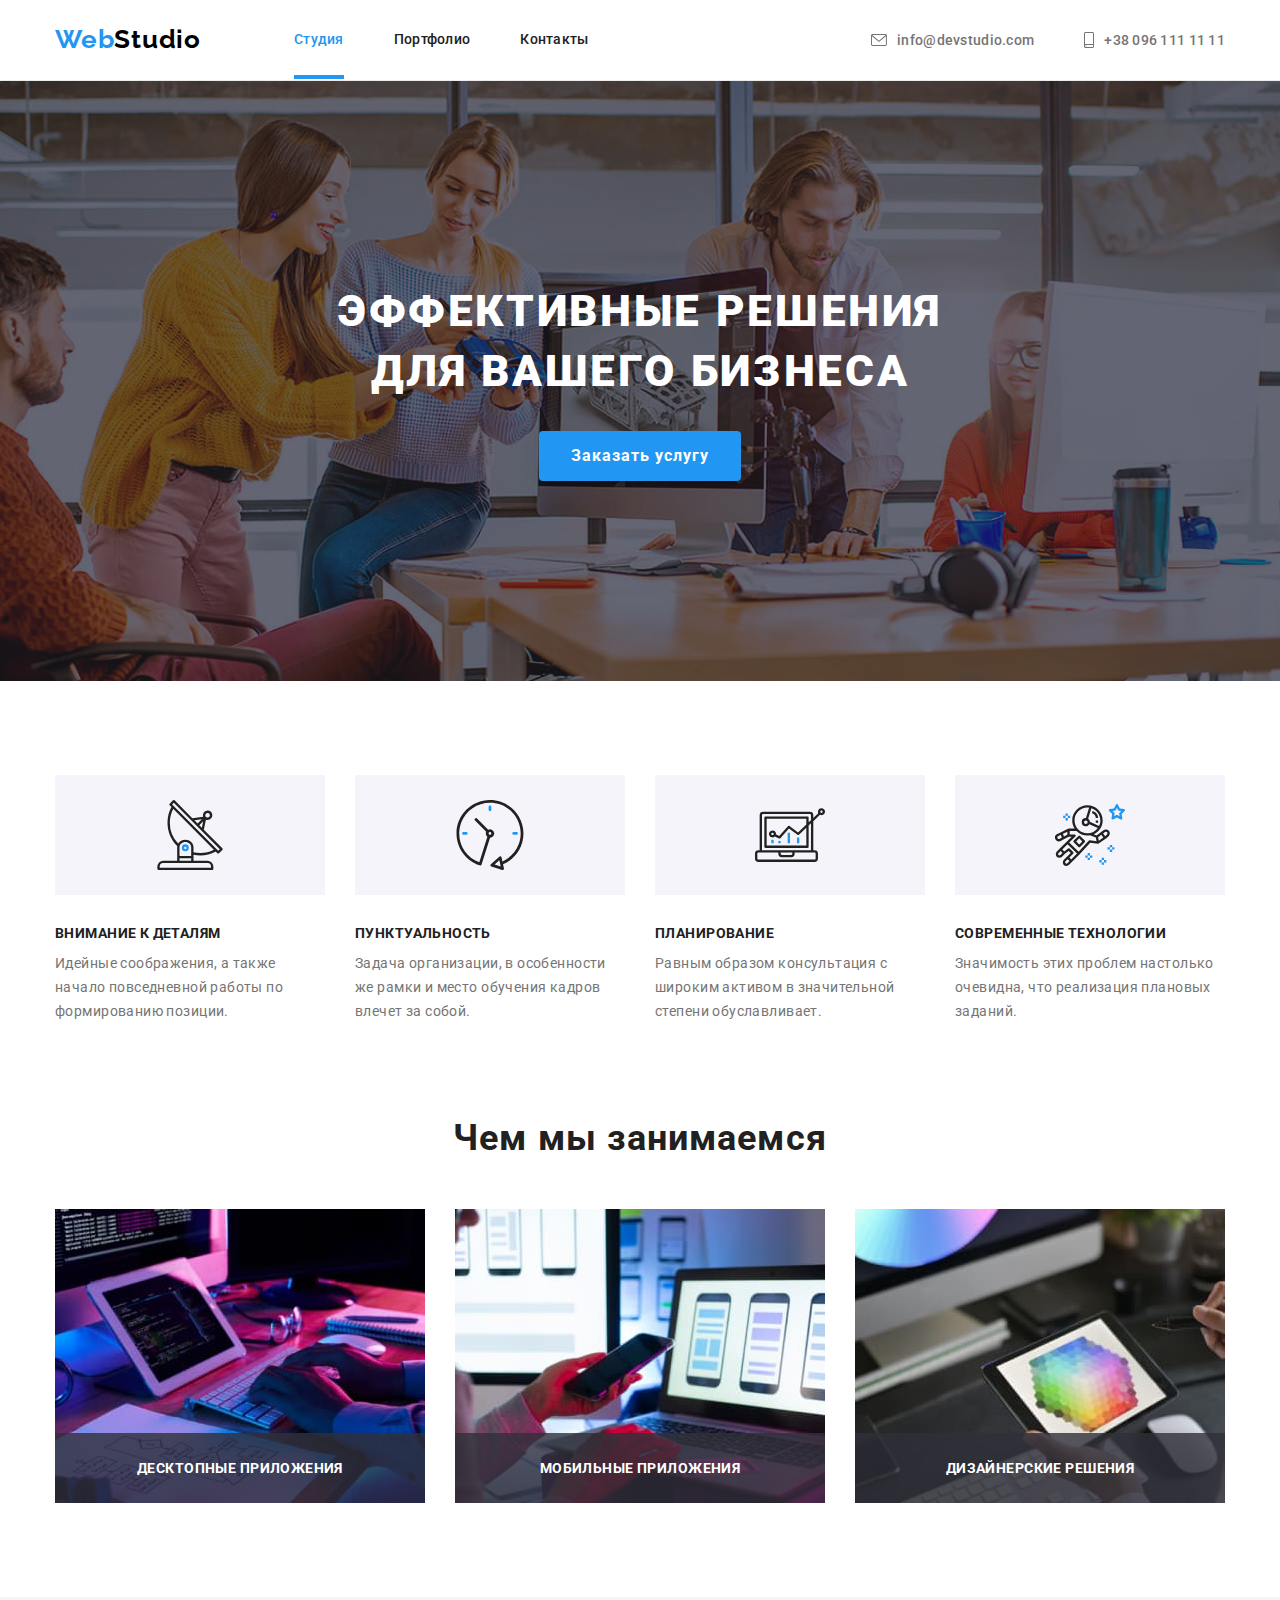
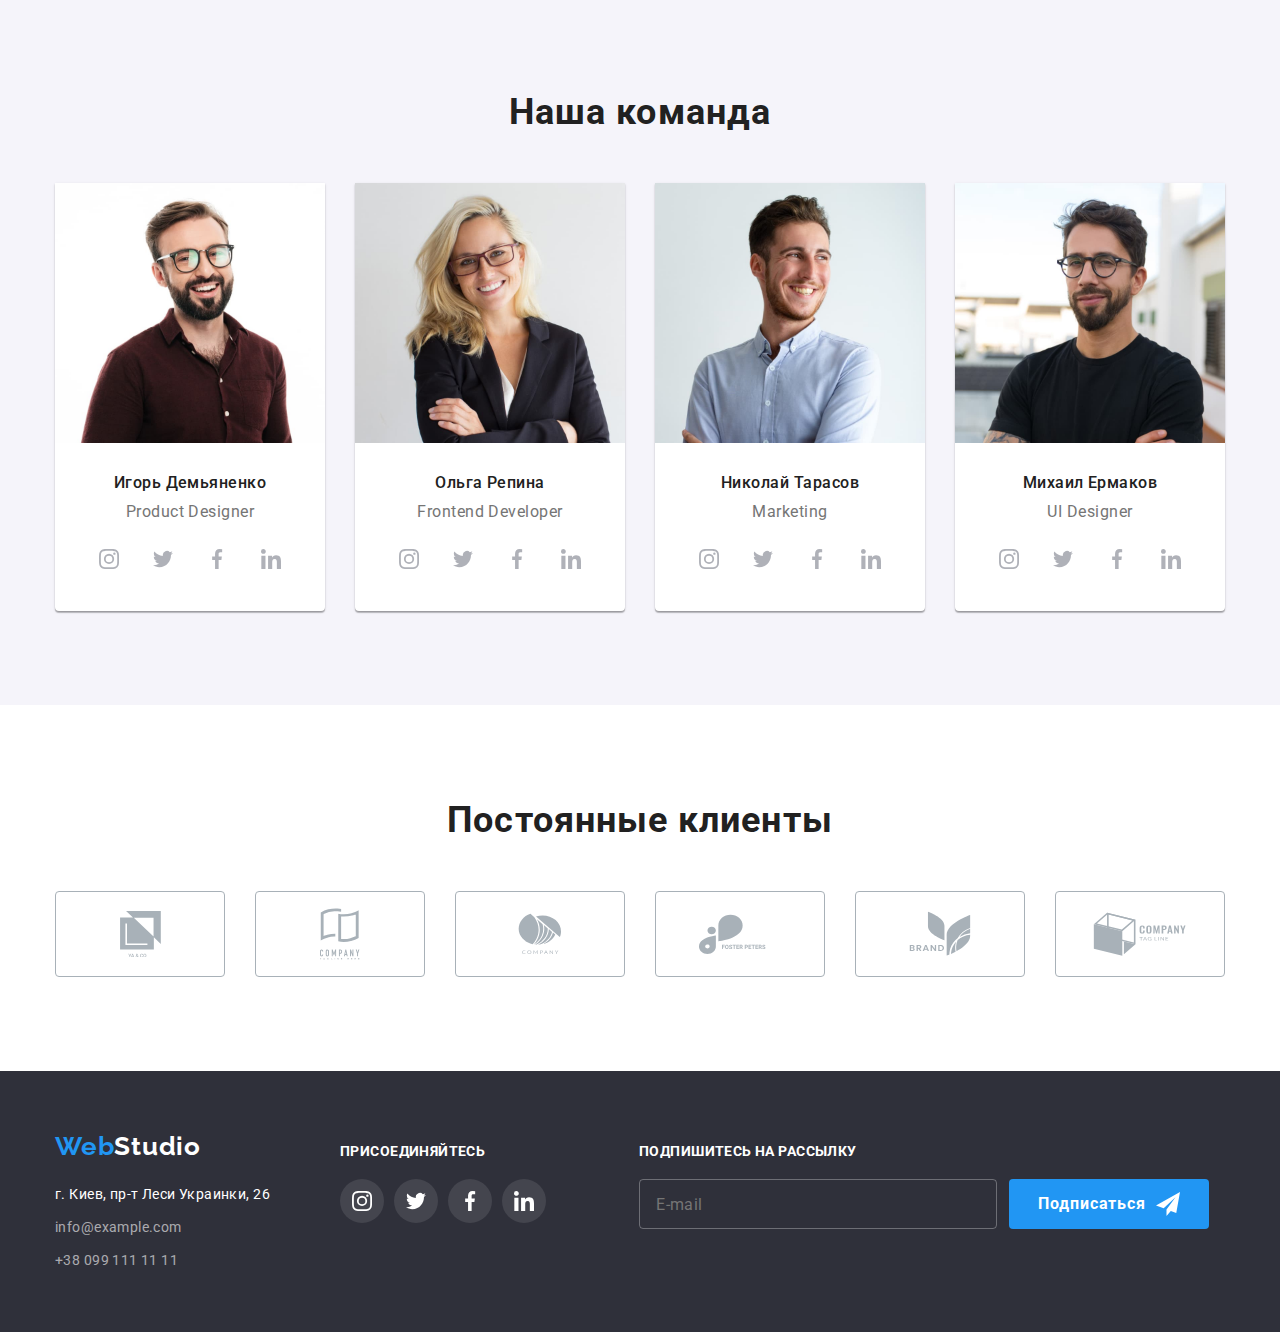
<file: index.html>
<!DOCTYPE html>
<html lang="ru">
<head>
  <meta charset="UTF-8">
  <meta http-equiv="X-UA-Compatible" content="IE=edge">
  <meta name="viewport" content="width=device-width, initial-scale=1.0">
  <title>Главная</title>
  <link href="https://fonts.googleapis.com/css2?family=Raleway:wght@700&family=Roboto:wght@400;500;700;900&display=swap" rel="stylesheet">
  <link rel="stylesheet" href="https://cdnjs.cloudflare.com/ajax/libs/modern-normalize/1.1.0/modern-normalize.min.css">
  <link rel="stylesheet" href="./css/main.min.css">
</head>

<body class="page">

  <!-- Заголовок сайта -->
  <header class="page-header">
    <div class="container">
      <div class="header-set">
        <nav class="header-subset">
          <a href="./index.html" class="logo logo__r-margin">Web<span class="logo__right">Studio</span></a>

          <ul class="site-nav">
            <li class="site-nav__item"><a href="./index.html" class="site-nav__link site-nav__link_current">Студия</a></li>
            <li class="site-nav__item"><a href="./portfolio.html" class="site-nav__link">Портфолио</a></li>
            <li class="site-nav__item"><a href="" class="site-nav__link">Контакты</a></li>
          </ul>
        </nav> 

        <ul class="site-contacts">
          <li class="site-contacts__item">
            <a href="mailto:info@devstudio.com" class="site-contacts__link"><svg class="site-contacts__email-icon"><use href="./images/icons.svg#icon-envelope"></use></svg>info@devstudio.com</a>
          </li>
          <li class="site-contacts__item">
            <a href="tel:+380961111111" class="site-contacts__link"><svg class="site-contacts__phone-icon"><use href="./images/icons.svg#icon-smartphone"></use></svg>+38 096 111 11 11</a>
          </li>
        </ul>
      </div>
    </div>
  </header>

    <main>
    <!-- Шапка сайта -->
    <section class="hero">
      <div class="container">
        <h1 class="hero__title">Эффективные решения для вашего бизнеса</h1>
        <button type="button" class="hero__button hero__button_primary" data-modal-open>Заказать услугу</button>
      </div>
    </section>

    <!-- Особенности -->
    <section class="section section__no-padding">
      <div class="container">
        <h2 class="hidden">Особенности <sup>*</sup> </h2> <!-- Этот заголовок скроем при оформлении -->

        <ul class="features">
          <li class="features__item">
            <div class="features__logo">
            <svg class="features__icon">
              <use href="./images/icons.svg#icon-antenna"></use>
            </svg>
            </div>
            <h3 class="features__title">Внимание к деталям</h3>
            <p class="features__text">
              Идейные соображения, а также
              начало повседневной работы по
              формированию позиции.
            </p>
          </li>

          <li class="features__item">
            <div class="features__logo">
            <svg class="features__icon">
              <use href="./images/icons.svg#icon-clock"></use>
            </svg>
            </div>
            <h3 class="features__title">Пунктуальность</h3>
            <p class="features__text">
              Задача организации, в особенности
              же рамки и место обучения кадров
              влечет за собой.
            </p>
          </li>

          <li class="features__item">
            <div class="features__logo">
            <svg class="features__icon">
              <use href="./images/icons.svg#icon-diagram"></use>
            </svg>
            </div>
            <h3 class="features__title">Планирование</h3>
            <p class="features__text">
              Равным образом консультация с
              широким активом в значительной
              степени обуславливает.
            </p>
          </li>

          <li class="features__item">
            <div class="features__logo">
            <svg class="features__icon">
              <use href="./images/icons.svg#icon-astronaut"></use>
            </svg>
            </div>
            <h3 class="features__title">Современные технологии</h3>
            <p class="features__text">
              Значимость этих проблем настолько
              очевидна, что реализация плановых
              заданий.
            </p>
          </li>
        </ul>
      </div>
    </section>

    <!-- Чем мы занимаемся -->
    <section class="section">
      <div class="container">
        <h2 class="section__title">Чем мы занимаемся</h2>

        <ul class="about">
          <li class="about__item">
            <img src="./images/img1.jpg" alt="Our business - image 1" width="370" class="img-no-gap">
            <p class="about__item-description">Десктопные приложения</p>
          </li>
          <li class="about__item">
            <img src="./images/img2.jpg" alt="Our business - image 2" width="370" class="img-no-gap">
            <p class="about__item-description">Мобильные приложения</p>
          </li>
          <li class="about__item">
            <img src="./images/img3.jpg" alt="Our business - image 3" width="370" class="img-no-gap">
            <p class="about__item-description">Дизайнерские решения</p>
          </li>
        </ul>
      </div>
    </section>

    <!-- Наша команда -->
    <section class="section section__special">
      <div class="container">
        <h2 class="section__title">Наша команда</h2>

        <ul class="employee">
          <li class="employee__item">
            <img src="./images/photo1.jpg" alt="Product Designer photo" width="270" class="img-no-gap">
            <div class="employee__card">  
              <h3 class="employee__title">Игорь Демьяненко</h3>
              <p class="employee__position">Product Designer</p>
              
              <ul class="social-links">
                <li class="social-links__item"><a href="" class="social-links__link">
                  <svg class="social-links__icon">
                    <use href="./images/icons.svg#icon-instagram-grey"></use>
                  </svg></a>
                </li>
                <li class="social-links__item"><a href="" class="social-links__link">
                  <svg class="social-links__icon">
                    <use href="./images/icons.svg#icon-twitter-grey"></use>
                  </svg></a>
                </li>
                <li class="social-links__item"><a href="" class="social-links__link">
                  <svg class="social-links__icon">
                    <use href="./images/icons.svg#icon-facebook-grey"></use>
                  </svg></a>
                </li>
                <li class="social-links__item"><a href="" class="social-links__link">
                  <svg class="social-links__icon">
                    <use href="./images/icons.svg#icon-linkedin-grey"></use>
                  </svg></a>
                </li>
              </ul>
              
            </div>
          </li>

          <li class="employee__item">
            <img src="./images/photo2.jpg" alt="Frontend Developer photo" width="270" class="img-no-gap">
            <div class="employee__card">  
              <h3 class="employee__title">Ольга Репина</h3>
              <p class="employee__position">Frontend Developer</p>

              <ul class="social-links">
                <li class="social-links__item"><a href="" class="social-links__link">
                  <svg class="social-links__icon">
                      <use href="./images/icons.svg#icon-instagram-grey"></use>
                  </svg></a>
                </li>
                <li class="social-links__item"><a href="" class="social-links__link">
                  <svg class="social-links__icon">
                      <use href="./images/icons.svg#icon-twitter-grey"></use>
                  </svg></a>
                </li>
                <li class="social-links__item"><a href="" class="social-links__link">
                  <svg class="social-links__icon">
                      <use href="./images/icons.svg#icon-facebook-grey"></use>
                  </svg></a>
                </li>
                <li class="social-links__item"><a href="" class="social-links__link">
                  <svg class="social-links__icon">
                      <use href="./images/icons.svg#icon-linkedin-grey"></use>
                  </svg></a>
                </li>
              </ul>

            </div>
          </li>

          <li class="employee__item">
            <img src="./images/photo3.jpg" alt="Marketing Manager photo" width="270" class="img-no-gap">
            <div class="employee__card">  
              <h3 class="employee__title">Николай Тарасов</h3>
              <p class="employee__position">Marketing</p>

              <ul class="social-links">
                <li class="social-links__item"><a href="" class="social-links__link">
                    <svg class="social-links__icon">
                      <use href="./images/icons.svg#icon-instagram-grey"></use>
                    </svg></a>
                </li>
                <li class="social-links__item"><a href="" class="social-links__link">
                    <svg class="social-links__icon">
                      <use href="./images/icons.svg#icon-twitter-grey"></use>
                    </svg></a>
                </li>
                <li class="social-links__item"><a href="" class="social-links__link">
                    <svg class="social-links__icon">
                      <use href="./images/icons.svg#icon-facebook-grey"></use>
                    </svg></a>
                </li>
                <li class="social-links__item"><a href="" class="social-links__link">
                    <svg class="social-links__icon">
                      <use href="./images/icons.svg#icon-linkedin-grey"></use>
                    </svg></a>
                </li>
              </ul>

            </div>
          </li>

          <li class="employee__item">
            <img src="./images/photo4.jpg" alt="UI Designer photo" width="270" class="img-no-gap">
            <div class="employee__card">  
              <h3 class="employee__title">Михаил Ермаков</h3>
              <p class="employee__position">UI Designer</p>

              <ul class="social-links">
                <li class="social-links__item"><a href="" class="social-links__link">
                    <svg class="social-links__icon">
                      <use href="./images/icons.svg#icon-instagram-grey"></use>
                    </svg></a>
                </li>
                <li class="social-links__item"><a href="" class="social-links__link">
                    <svg class="social-links__icon">
                      <use href="./images/icons.svg#icon-twitter-grey"></use>
                    </svg></a>
                </li>
                <li class="social-links__item"><a href="" class="social-links__link">
                    <svg class="social-links__icon">
                      <use href="./images/icons.svg#icon-facebook-grey"></use>
                    </svg></a>
                </li>
                <li class="social-links__item"><a href="" class="social-links__link">
                    <svg class="social-links__icon">
                      <use href="./images/icons.svg#icon-linkedin-grey"></use>
                    </svg></a>
                </li>
              </ul>

            </div>
          </li>

        </ul>
      </div>
    </section>

    <!-- Постоянные клиенты -->
    <section class="section">
      <div class="container">
        <h2 class="section__title">Постоянные клиенты</h2>

        <ul class="clients">
          <li class="clients__item">
            <a href="" class="clients__link">
              <svg class="clients__icon" width="41" height="46.7">
                <use href="./images/icons.svg#icon-company-1"></use>
              </svg>
            </a>
          </li>
          <li class="clients__item">
            <a href="" class="clients__link">
              <svg class="clients__icon" width="40" height="52">
                <use href="./images/icons.svg#icon-company-2"></use>
              </svg>
            </a>
          </li>
          <li class="clients__item">
            <a href="" class="clients__link">
              <svg class="clients__icon" width="43.5" height="41.2">
                <use href="./images/icons.svg#icon-company-3"></use>
              </svg>
            </a>
          </li>
          <li class="clients__item">
            <a href="" class="clients__link">
              <svg class="clients__icon" width="84.4" height="40.6">
                <use href="./images/icons.svg#icon-company-4"></use>
              </svg>
            </a>
          </li>
          <li class="clients__item">
            <a href="" class="clients__link">
              <svg class="clients__icon" width="62.5" height="45.4">
                <use href="./images/icons.svg#icon-company-5"></use>
              </svg>
            </a>
          </li>
          <li class="clients__item">
            <a href="" class="clients__link">
              <svg class="clients__icon" width="93.8" height="44">
                <use href="./images/icons.svg#icon-company-6"></use>
              </svg>
            </a>
          </li>
        </ul>

      </div>
    </section>

  </main>

  <!-- Нижний колонтитул -->  
  <footer class="footer">
    <div class="container">
      <div class="footer__main-footer">

        <div class="footer-left">

          <a href="./" class="logo">Web<span class="logo__bottom">Studio</span></a>
    
          <address class="footer-left__text footer-left__top-margin">
            <p class="footer-left__address">г. Киев, пр-т Леси Украинки, 26</p>
            <a href="mailto:info@example.com" class="footer-left__contacts">info@example.com</a>
            <a href="tel:+380991111111" class="footer-left__contacts">+38 099 111 11 11</a>
          </address>

        </div>

        <div class="footer-center">

          <ul class="join-us">

            <li class="join-us__item">
              <a href="" class="join-us__link">
                <svg class="join-us__icon">
                  <use href="./images/icons.svg#icon-instagram-grey"></use>
                </svg>
              </a>
            </li>

            <li class="join-us__item">
              <a href="" class="join-us__link">
                <svg class="join-us__icon">
                  <use href="./images/icons.svg#icon-twitter-grey"></use>
                </svg>
              </a>
            </li>

            <li class="join-us__item">
              <a href="" class="join-us__link">
                <svg class="join-us__icon">
                  <use href="./images/icons.svg#icon-facebook-grey"></use>
                </svg>
              </a>
            </li>

            <li class="join-us__item">
              <a href="" class="join-us__link">
                <svg class="join-us__icon">
                  <use href="./images/icons.svg#icon-linkedin-grey"></use>
                </svg>
              </a>
            </li>

          </ul>

        </div>
        
        <div class="footer-right">

          <form action="#" name="signup-form">
            <div class="signup-form">

              <div class="signup-email">
                <label for="signup-email" class="signup-email__label">Подпишитесь на рассылку</label>
                <input type="email" placeholder="E-mail" class="signup-email__input" name="email" id="signup-email">
              </div>

              <div class="signup-btn">
                <button type="submit" class="signup-btn__button">
                  <span>Подписаться</span>
                  <svg class="signup-btn__icon">
                    <use href="./images/icons.svg#icon-btn-sign"></use>
                  </svg>
                </button>
              </div>

            </div>
          </form>

        </div>

      </div>

    </div>
  </footer>

  <!-- Модальное окно -->
  <div class="backdrop backdrop_is-hidden" data-modal>
    <div class="modal">

      <div class="modal__button">
        <button type="button" class="close-btn" data-modal-close>
          <svg class="close-btn__icon">
            <use href="./images/icons.svg#icon-close-btn"></use>
          </svg>
        </button>
      </div>

      <p class="modal__form-title">Оставьте свои данные, мы вам перезвоним</p>

      <form action="#">

        <div class="modal__form-field">
          <label for="form-name" class="modal__form-label">Имя</label>
          <svg class="modal__form-icon">
            <use href="./images/icons.svg#icon-input-name"></use>
          </svg>
          <input
            type="text"
            name="form-name"
            id="form-name"
            placeholder=""
            autofocus
            class="modal__form-input">
        </div>

        <div class="modal__form-field">
          <label for="form-tel" class="modal__form-label">Телефон</label>
          <svg class="modal__form-icon">
            <use href="./images/icons.svg#icon-input-phone"></use>
          </svg>
          <input
            type="tel"
            name="form-tel"
            id="form-tel"
            placeholder=""
            autofocus
            class="modal__form-input">
        </div>

        <div class="modal__form-field">
          <label for="form-mail" class="modal__form-label">Почта</label>
          <svg class="modal__form-icon">
            <use href="./images/icons.svg#icon-input-email"></use>
          </svg>
          <input
            type="email"
            name="form-mail"
            id="form-mail"
            placeholder=""
            autofocus
            class="modal__form-input">
        </div>

        <!-- <div class="form-comment"> -->
          <label for="comment-input" class="modal__form-label">Комментарий</label>
          <textarea
            name="comment-input"
            id="comment-input"
            placeholder="Введите текст"
            class="modal__comment-input"></textarea>
        <!-- </div> -->

        <div class="form-agreement">
          <input type="checkbox" class="form-agreement__input-check visually-hidden" id="input-check" value="yes" name="policy">
          <label for="input-check" class="form-agreement__check-text">
            <span>
              <svg class="form-agreement__input-icon-check" width="11" height="8">
                <use href="./images/icons.svg#icon-btn-checked"></use>
              </svg>
            </span>
            Соглашаюсь с рассылкой и принимаю  <a href="#" class="form-agreement__link">Условия договора</a>
          </label>
          
        </div>

        <button type="submit" class="modal__submit-button">Отправить</button>

      </form>

    </div>
  </div>

  <script src="./js/modal.js"></script>

</body>
</html>
</file>
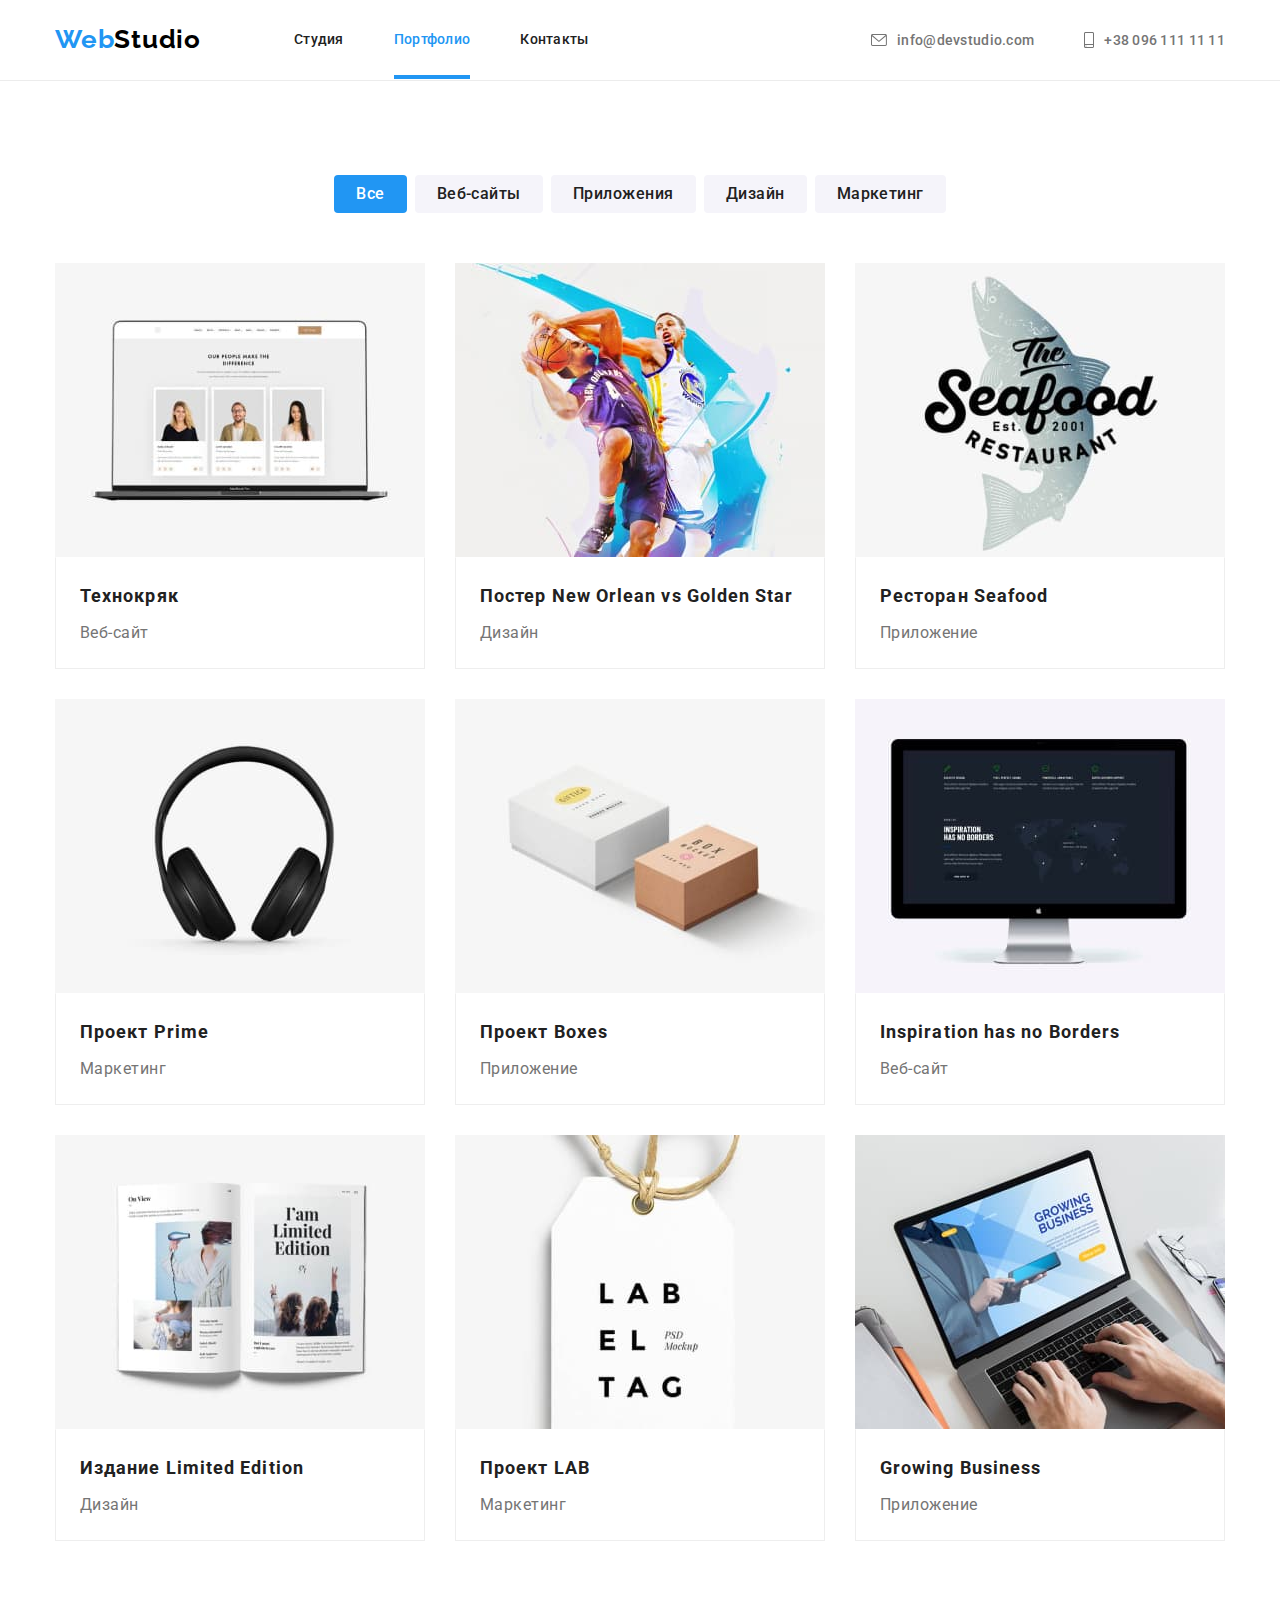
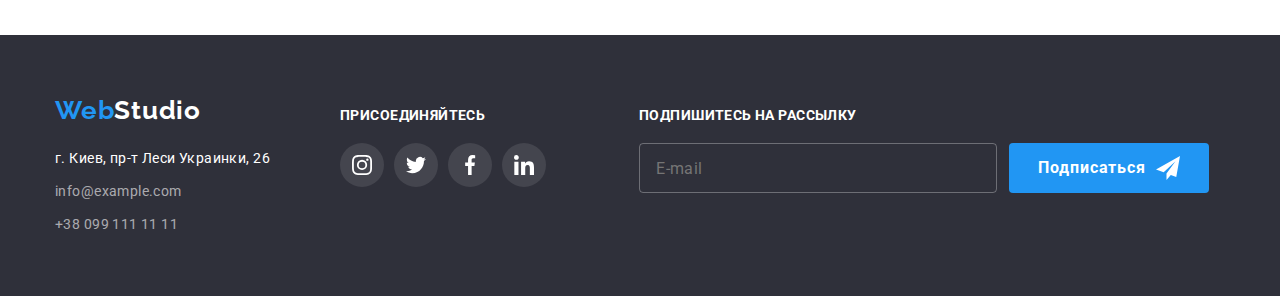
<file: portfolio.html>
<!DOCTYPE html>
<html lang="ru">
<head>
  <meta charset="UTF-8">
  <meta http-equiv="X-UA-Compatible" content="IE=edge">
  <meta name="viewport" content="width=device-width, initial-scale=1.0">
  <title>Портфолио</title>
  <link href="https://fonts.googleapis.com/css2?family=Raleway:wght@700&family=Roboto:wght@400;500;700;900&display=swap" rel="stylesheet">
  <link rel="stylesheet" href="https://cdnjs.cloudflare.com/ajax/libs/modern-normalize/1.1.0/modern-normalize.min.css">
  <link rel="stylesheet" href="./css/main.min.css">
</head>

<body class="page">

  <!-- Заголовок сайта -->
  <header class="page-header">
    <div class="container">
      <div class="header-set">
        <nav class="header-subset">
          <a href="./index.html" class="logo logo__r-margin">Web<span class="logo__right">Studio</span></a>
      
          <ul class="site-nav">
            <li class="site-nav__item"><a href="./index.html" class="site-nav__link">Студия</a></li>
            <li class="site-nav__item"><a href="./portfolio.html" class="site-nav__link site-nav__link_current">Портфолио</a></li>
            <li class="site-nav__item"><a href="" class="site-nav__link">Контакты</a></li>
          </ul>
        </nav>
  
        <ul class="site-contacts">
          <li class="site-contacts__item">
            <a href="mailto:info@devstudio.com" class="site-contacts__link"><svg class="site-contacts__email-icon"><use href="./images/icons.svg#icon-envelope"></use></svg>info@devstudio.com</a>
          </li>
          <li class="list-item">
            <a href="tel:+380961111111" class="site-contacts__link"><svg class="site-contacts__phone-icon"><use href="./images/icons.svg#icon-smartphone"></use></svg>+38 096 111 11 11</a>
          </li>
        </ul>
      </div>
    </div>
  </header>

  <main>
    <!-- Портфолио -->
    <section class="section">
      <div class="container">
        <h1 class="hidden">Наше портфолио <sup>*</sup></h1> <!-- Скроем при оформлении -->
        <!-- Список фильтров -->
        <ul class="portfolio">
          <li class="portfolio__item"><button type="button" class="portfolio__filter-button portfolio__filter-button_primary">Все</button></li>
          <li class="portfolio__item"><button type="button" class="portfolio__filter-button">Веб-сайты</button></li>
          <li class="portfolio__item"><button type="button" class="portfolio__filter-button">Приложения</button></li>
          <li class="portfolio__item"><button type="button" class="portfolio__filter-button">Дизайн</button></li>
          <li class="portfolio__item"><button type="button" class="portfolio__filter-button">Маркетинг</button></li>
        </ul>

        <!-- Список проектов -->
        <ul class="projects">
          <li class="projects__item">
            <div class="projects__item_top">
              <img src="./images/project1.jpg" alt="Изображение web-сайта Технокряк" width="370" class="img-no-gap">
              <p class="projects__item-text">Технокряк это современная площадка распространения коронавируса. Компании используют эту платформу для цифрового
              шпионажа и атак на защищённые сервера конкурентов.</p>
            </div>
            <div class="projects__item_bottom">
              <div class="projects__card">
                <h2 class="projects__title">Технокряк</h2>
                <p class="projects__category">Веб-сайт</p>
              </div>
            </div>
          </li>
          <li class="projects__item">
            <div class="projects__item_top">
              <img src="./images/project2.jpg" alt="Изображение постера New Orlean vs Golden Star" width="370" class="img-no-gap">
              <p class="projects__item-text">Lorem ipsum, dolor sit amet consectetur adipisicing elit. Eius tempore pariatur nesciunt autem laudantium incidunt dolores architecto blanditiis hic temporibus doloremque, ex aspernatur maxime! Dolor eligendi quia assumenda quaerat autem.</p>
            </div>  
            <div class="projects__item_bottom">
              <div class="projects__card">
                <h2 class="projects__title">Постер New Orlean vs Golden Star</h2>
                <p class="projects__category">Дизайн</p>
              </div>
            </div>
          </li>
          <li class="projects__item">
            <div class="projects__item_top">
              <img src="./images/project3.jpg" alt="Изображение логотипа приложения для ресторана Seafood" width="370" class="img-no-gap">
              <p class="projects__item-text">Lorem ipsum dolor sit amet, consectetur adipisicing elit. Nostrum, ratione. Enim explicabo fugiat blanditiis reiciendis ab at deleniti nobis consequatur quia quaerat soluta, assumenda minima quidem iure eius. Voluptatibus itaque tenetur aliquid quia quo odio pariatur nulla dolore quae inventore dolorum consequatur accusamus harum delectus eos, nemo soluta architecto labore.</p>
            </div>  
            <div class="projects__item_bottom">
              <div class="projects__card">
                <h2 class="projects__title">Ресторан Seafood</h2>
                <p class="projects__category">Приложение</p>
              </div>
            </div>
          </li>
          <li class="projects__item">
            <div class="projects__item_top">
              <img src="./images/project4.jpg" alt="Изображение логотипа проекта Prime" width="370" class="img-no-gap">
              <p class="projects__item-text">Lorem ipsum dolor sit amet consectetur adipisicing elit. A corrupti illum beatae vitae cumque suscipit eveniet repellat commodi laborum odit aspernatur, hic molestias possimus maxime facilis, ad tempora distinctio alias!</p>
            </div>  
            <div class="projects__item_bottom">
              <div class="projects__card">
                <h2 class="projects__title">Проект Prime</h2>
                <p class="projects__category">Маркетинг</p>
              </div>
            </div>
          </li>
          <li class="projects__item">
            <div class="projects__item_top">
              <img src="./images/project5.jpg" alt="Изображение логотипа приложения Boxes" width="370" class="img-no-gap">
              <p class="projects__item-text">Lorem ipsum dolor sit amet consectetur adipisicing elit. Optio deserunt tempore ipsum incidunt alias? Pariatur rem beatae accusamus fugiat quos.</p>
            </div>
            <div class="projects__item_bottom">
              <div class="projects__card">
                <h2 class="projects__title">Проект Boxes</h2>
                <p class="projects__category">Приложение</p>
              </div>
            </div>
          </li>
          <li class="projects__item">
            <div class="projects__item_top">
              <img src="./images/project6.jpg" alt="Изображение web-сайта Inspiration has no Borders" width="370" class="img-no-gap">
              <p class="projects__item-text">Lorem ipsum dolor sit amet consectetur adipisicing elit. Nulla, neque.</p>
            </div>
            <div class="projects__item_bottom">
              <div class="projects__card">
                <h2 class="projects__title">Inspiration has no Borders</h2>
                <p class="projects__category">Веб-сайт</p>
              </div>
            </div>
          </li>
          <li class="projects__item">
            <div class="projects__item_top">
              <img src="./images/project7.jpg" alt="Изображение издания Limited Edition" width="370" class="img-no-gap">
              <p class="projects__item-text">Lorem ipsum dolor sit amet consectetur adipisicing elit. Magni quia voluptas id fugiat earum. Voluptate.</p>
            </div>
            <div class="projects__item_bottom">
              <div class="projects__card">
                <h2 class="projects__title">Издание Limited Edition</h2>
                <p class="projects__category">Дизайн</p>
              </div>
            </div>
          </li>
          <li class="projects__item">
            <div class="projects__item_top">
              <img src="./images/project8.jpg" alt="Изображение логотипа проекта LAB" width="370" class="img-no-gap">
              <p class="projects__item-text">Lorem ipsum dolor sit amet consectetur adipisicing elit. Magni nemo atque facere molestiae optio, perspiciatis quod suscipit cum molestias, ipsum, recusandae saepe. Modi autem veritatis ullam nulla repellendus cupiditate ducimus doloribus eum quae iusto quam natus suscipit, perspiciatis eligendi! Explicabo incidunt, excepturi voluptatem aliquam nesciunt vero obcaecati quas doloremque accusamus.</p>
            </div>
            <div class="projects__item_bottom">
              <div class="projects__card">
                <h2 class="projects__title">Проект LAB</h2>
                <p class="projects__category">Маркетинг</p>
              </div>
            </div>
          </li>
          <li class="projects__item">
            <div class="projects__item_top">
              <img src="./images/project9.jpg" alt="Изображение экрана ноутбука с приложением Growing Business" width="370" class="img-no-gap">
              <p class="projects__item-text">Lorem ipsum dolor sit amet consectetur adipisicing elit. Accusamus, nesciunt.</p>
            </div>
            <div class="projects__item_bottom">
              <div class="projects__card">
                <h2 class="projects__title">Growing Business</h2>
                <p class="projects__category">Приложение</p>
              </div>
            </div>
          </li>
        </ul>
      </div>
    </section>

  </main>

  <footer class="footer">
      <div class="container">
        <div class="footer__main-footer">

          <div class="footer-left">
      
            <a href="./" class="logo">Web<span class="logo__bottom">Studio</span></a>
      
            <address class="footer-left__text footer-left__top-margin">
              <p class="footer-left__address">г. Киев, пр-т Леси Украинки, 26</p>
              <a href="mailto:info@example.com" class="footer-left__contacts">info@example.com</a>
              <a href="tel:+380991111111" class="footer-left__contacts">+38 099 111 11 11</a>
            </address>
      
          </div>

          <div class="footer-center">
      
            <ul class="join-us">
      
              <li class="join-us__item">
                <a href="" class="join-us__link">
                  <svg class="join-us__icon">
                    <use href="./images/icons.svg#icon-instagram-grey"></use>
                  </svg>
                </a>
              </li>
      
              <li class="join-us__item">
                <a href="" class="join-us__link">
                  <svg class="join-us__icon">
                    <use href="./images/icons.svg#icon-twitter-grey"></use>
                  </svg>
                </a>
              </li>
      
              <li class="join-us__item">
                <a href="" class="join-us__link">
                  <svg class="join-us__icon">
                    <use href="./images/icons.svg#icon-facebook-grey"></use>
                  </svg>
                </a>
              </li>
      
              <li class="join-us__item">
                <a href="" class="join-us__link">
                  <svg class="join-us__icon">
                    <use href="./images/icons.svg#icon-linkedin-grey"></use>
                  </svg>
                </a>
              </li>
      
            </ul>
      
          </div>

        <div class="footer-right">
        
          <form action="#" name="signup-form">
            <div class="signup-form">
        
              <div class="signup-email">
                <label for="signup-email" class="signup-email__label">Подпишитесь на рассылку</label>
                <input type="email" placeholder="E-mail" class="signup-email__input" name="email" id="signup-email">
              </div>
        
              <div class="signup-btn">
                <button type="submit" class="signup-btn__button">
                  <span>Подписаться</span>
                  <svg class="signup-btn__icon">
                    <use href="./images/icons.svg#icon-btn-sign"></use>
                  </svg>
                </button>
              </div>
        
            </div>
          </form>
        
        </div>


        </div>
      </div>
  </footer>

</body>
</html>
</file>
<file: css/main.min.css>
:root{--main-text-color: #757575;--title-text-color: #212121;--accent-color: #2196f3;--primary-bg-color: #ffffff;--top-section-bg-color: #2f303a;--team-section-bg-color: #f5f4fa;--footer-bg-color: #2f303a;--footer-text-color: rgba(255, 255, 255, 0.6);--logo-right-color: #000000;--logo-bottom-right-color: #ffffff;--primary-button-text-color: #ffffff;--primary-button-bg-color: #2196f3;--button-text-color: #212121;--button-bg-color: #f5f4fa;--hero-bg-color: #c4c4c4;--footer-bg-color: #2f303a;--header-line-color: #ececec;--project-item-border-color: #eeeeee;--icon-main-color: #a8b1b8;--header-item-right-margin: 50px;--header-top-margin: 24px;--header-bottom-margin: 25px;--logo-right-margin: 93px;--footer-top-bottom-padding: 60px;--footer-bottom-margin: 20px;--footer-item-margin: 9px;--container-width: 1200px;--container-gutter: 30px;--container-items: 1}p,h1,h2,h3{margin:0}button{cursor:pointer}ul{margin:0;padding:0;list-style:none}.img-no-gap{display:block}.hidden{display:none}.section{padding-top:94px;padding-bottom:94px}.section__title{color:var(--title-text-color);font-weight:700;font-size:36px;line-height:1.16667;letter-spacing:.03em;text-align:center;margin-bottom:50px}.section__no-padding{padding-bottom:0}.section__special{background-color:var(--team-section-bg-color);margin-left:auto;margin-right:auto}.visually-hidden{position:absolute;white-space:nowrap;width:1px;height:1px;overflow:hidden;border:0;padding:0;clip:rect(0 0 0 0);clip-path:inset(50%);margin:-1px}.page{background-color:var(--primary-bg-color);color:var(--main-text-color);font-family:Roboto, sans-serif;letter-spacing:0.03em}.container{margin-left:auto;margin-right:auto;width:var(--container-width);padding:0 calc(var(--container-gutter) / 2)}.logo{color:var(--accent-color);font-family:Raleway, sans-serif;font-weight:700;font-size:26px;line-height:1.19231;letter-spacing:.03em;text-decoration:none}.logo__r-margin{margin-right:var(--logo-right-margin)}.logo__right{color:var(--logo-right-color)}.logo__bottom{color:var(--logo-bottom-right-color)}.social-links{display:flex;--container-items: 4;gap:10px;margin-left:32px;margin-right:32px}.social-links__item{width:44px;height:44px}.social-links__icon{width:20px;height:20px;fill:currentcolor}.social-links__link{width:100%;height:100%;border-radius:50%;background-color:var(--primary-bg-color);display:flex;align-items:center;justify-content:center;color:#afb1b8;transition:background-color 250ms cubic-bezier(0.4, 0, 0.2, 1),color 250ms cubic-bezier(0.4, 0, 0.2, 1)}.social-links__link:hover,.social-links__link:focus{background-color:var(--accent-color);color:var(--primary-bg-color)}.page-header{background-color:var(--primary-bg-color);border-bottom:1px solid var(--header-line-color);padding-top:var(--header-top-margin);padding-bottom:var(--header-bottom-margin)}.header-set{display:flex;justify-content:space-between;align-items:center}.header-subset{display:flex;align-items:center}.site-nav{display:flex}.site-nav__link{color:var(--title-text-color);font-weight:500;font-size:14px;line-height:1.14286;letter-spacing:.02em;text-decoration:none;transition:color 250ms cubic-bezier(0.4, 0, 0.2, 1)}.site-nav__link_current{position:relative;color:var(--accent-color)}.site-nav__link_current::after{content:'';position:absolute;left:0;bottom:-32px;width:100%;height:4px;background-color:var(--accent-color)}.site-nav__link:hover,.site-nav__link:focus{color:var(--accent-color)}.site-nav__item:not(:last-child){margin-right:var(--header-item-right-margin)}.site-contacts{display:flex}.site-contacts__item{align-items:center}.site-contacts__item:not(:last-child){margin-right:var(--header-item-right-margin)}.site-contacts__email-icon{width:16px;height:12px;margin-right:10px;fill:currentcolor}.site-contacts__phone-icon{width:10px;height:16px;margin-right:10px;fill:currentcolor}.site-contacts__link{color:var(--main-text-color);font-weight:500;font-size:14px;line-height:1.14286;letter-spacing:.02em;text-decoration:none;display:flex;align-items:center;justify-content:center;transition:color 250ms cubic-bezier(0.4, 0, 0.2, 1)}.site-contacts__link:hover,.site-contacts__link:focus{color:var(--accent-color)}.footer{background-color:var(--footer-bg-color);margin-left:auto;margin-right:auto;padding-top:var(--footer-top-bottom-padding);padding-bottom:var(--footer-top-bottom-padding)}.footer__main-footer{display:flex}.footer-left__text{display:flex;flex-direction:column}.footer-left__top-margin{margin-top:var(--footer-bottom-margin)}.footer-left__address{color:var(--primary-bg-color);font-weight:400;font-size:14px;line-height:1.71429;letter-spacing:.03em;font-style:normal}.footer-left__contacts{color:var(--footer-text-color);font-weight:400;font-size:14px;line-height:1.71429;letter-spacing:.03em;font-style:normal;text-decoration:none;margin-top:var(--footer-item-margin);transition:color 250ms cubic-bezier(0.4, 0, 0.2, 1)}.footer-left__contacts:hover,.footer-left__contacts:focus{color:var(--accent-color)}.footer-center{padding-top:48px;padding-left:70px}.join-us{display:flex;gap:10px;position:relative}.join-us::before{content:'Присоединяйтесь';position:absolute;top:calc(-20px - 16px);left:0;color:var(--primary-bg-color);text-transform:uppercase;font-weight:700;font-size:14px;line-height:1.14286;letter-spacing:.03em}.join-us__item{width:44px;height:44px}.join-us__link{width:100%;height:100%;border-radius:50%;background-color:rgba(255,255,255,0.1);color:var(--primary-bg-color);display:flex;align-items:center;justify-content:center;transition:background-color 250ms cubic-bezier(0.4, 0, 0.2, 1),color 250ms cubic-bezier(0.4, 0, 0.2, 1)}.join-us__link:hover,.join-us__link:focus{background-color:var(--accent-color);color:var(--primary-bg-color)}.join-us__icon{width:20px;height:20px;fill:currentcolor}.footer-right{margin-left:93px;padding-top:12px}.signup-form{display:flex}.signup-email__label{display:block;color:var(--primary-bg-color);font-weight:700;font-size:14px;line-height:1.14286;letter-spacing:.03em;text-transform:uppercase;margin-bottom:20px}.signup-email__input{display:block;border:1px solid rgba(255,255,255,0.3);border-radius:4px;background-color:transparent;width:358px;height:50px;color:rgba(255,255,255,0.6);font-weight:400;font-size:16px;line-height:1.25;letter-spacing:.03em;padding-left:16px}.signup-btn{margin-top:36px;margin-left:12px}.signup-btn__button{background-color:var(--accent-color);border:none;border-radius:4px;width:200px;height:50px;color:var(--primary-bg-color);font-weight:700;font-size:16px;line-height:1.875;letter-spacing:.06em;display:flex;align-items:center;justify-content:center}.signup-btn__icon{width:24px;height:24px;margin-left:10px;fill:currentcolor}.hero{background-color:var(--hero-bg-color);max-width:1600px;height:600px;margin:0 auto;text-align:center;padding:200px 0;background-image:linear-gradient(to right, rgba(47,48,58,0.4), rgba(47,48,58,0.4)),url("../images/hero.jpg");background-repeat:no-repeat;background-position:center;background-size:cover}.hero__title{color:var(--primary-bg-color);font-weight:900;font-size:44px;line-height:1.36364;letter-spacing:.06em;text-transform:uppercase;max-width:696px;margin-left:auto;margin-right:auto;margin-bottom:30px}.hero__button{display:inline-block;border-radius:4px;padding:10px 32px;min-width:200px;color:var(--button-text-color);background-color:var(--button-bg-color);border-style:none;font-family:inherit;font-weight:500;font-size:16px;line-height:1.625;letter-spacing:.03em}.hero__button_primary{color:var(--primary-button-text-color);background-color:var(--primary-button-bg-color);box-shadow:0px 4px 4px rgba(0,0,0,0.15);font-weight:700;font-size:16px;line-height:1.875;letter-spacing:.06em;transition:background-color 250ms cubic-bezier(0.4, 0, 0.2, 1)}.hero__button_primary:hover,.hero__button_primary:focus{background-color:#188ce8}.features{display:flex;--container-items: 4}.features__item{flex-basis:calc(var(--container-width) / var(--container-items) - var(--container-gutter));margin-right:var(--container-gutter)}.features__item:last-child{margin-right:0}.features__logo{width:270px;height:120px;background-color:var(--team-section-bg-color);margin-bottom:30px;padding:25px 100px}.features__icon{width:70px;height:70px}.features__title{color:var(--title-text-color);font-weight:700;font-size:14px;line-height:1.14286;letter-spacing:.03em;text-transform:uppercase}.features__text{font-weight:400;font-size:14px;line-height:1.71429;letter-spacing:.03em;margin-top:10px}.about{display:flex;--container-items: 3}.about__item{flex-basis:calc(var(--container-width) / var(--container-items) - var(--container-gutter));margin-right:var(--container-gutter);position:relative}.about__item:last-child{margin-right:0}.about__item-description{position:absolute;bottom:0;left:0;width:100%;padding-top:27px;padding-bottom:27px;color:var(--primary-bg-color);background-color:rgba(47,48,58,0.8);font-weight:700;font-size:14px;line-height:1.14286;letter-spacing:.03em;text-align:center;text-transform:uppercase}.employee{display:flex;--container-items: 4;gap:30px}.employee__item{flex-basis:calc(var(--container-width) / var(--container-items) - var(--container-gutter));background-color:var(--primary-bg-color);border-radius:0px 0px 4px 4px;box-shadow:0px 1px 3px rgba(0,0,0,0.12),0px 1px 1px rgba(0,0,0,0.14),0px 2px 1px rgba(0,0,0,0.2)}.employee__card{padding-top:30px;padding-bottom:30px;text-align:center}.employee__title{color:var(--title-text-color);font-weight:500;font-size:16px;line-height:1.1875;letter-spacing:.03em;text-align:center;margin-bottom:10px}.employee__position{color:var(--main-text-color);font-weight:400;font-size:16px;line-height:1.1875;letter-spacing:.03em;text-align:center;margin-bottom:16px}.clients{display:flex;--container-items: 6;gap:30px}.clients__item{flex-basis:calc(var(--container-width) / var(--container-items) - var(--container-gutter))}.clients__link{width:100%;height:100%;border-radius:4px;border:1px solid var(--icon-main-color);background-color:var(--primary-bg-color);color:var(--icon-main-color);display:flex;padding:16px 32px;align-items:center;justify-content:center;transition:color 250ms cubic-bezier(0.4, 0, 0.2, 1),border 250ms cubic-bezier(0.4, 0, 0.2, 1)}.clients__link:hover,.clients__link:focus{color:var(--accent-color);border:1px solid var(--accent-color)}.clients__icon{fill:currentcolor}.projects{display:flex;flex-wrap:wrap;gap:30px;--container-items: 3}.projects__card{padding:20px 24px}.projects__title{color:var(--title-text-color);font-weight:700;font-size:18px;line-height:2;letter-spacing:.06em;margin-bottom:4px}.projects__category{font-weight:400;font-size:16px;line-height:1.875;letter-spacing:.03em}.projects__item{flex-basis:calc(var(--container-width) / var(--container-items) - var(--container-gutter));transition:box-shadow 250ms cubic-bezier(0.4, 0, 0.2, 1)}.projects__item:hover{box-shadow:0px 1px 1px rgba(0,0,0,0.12),0px 4px 4px rgba(0,0,0,0.06),1px 4px 6px rgba(0,0,0,0.16)}.projects__item:hover .projects__item-text{transform:translateY(0%)}.projects__item_top{position:relative;overflow:hidden}.projects__item_bottom{border:1px solid var(--project-item-border-color);border-top:1px solid transparent}.projects__item-text{position:absolute;width:100%;height:100%;top:0;left:0;color:var(--primary-bg-color);background-color:rgba(33,150,243,0.9);padding:63px 24px;font-weight:400;font-size:18px;line-height:1.55556;letter-spacing:.03em;transform:translateY(101%);transition:transform 250ms cubic-bezier(0.4, 0, 0.2, 1)}.portfolio{display:flex;justify-content:center;margin-bottom:50px}.portfolio__item:not(:last-child){margin-right:8px}.portfolio__filter-button{display:inline-block;border-radius:4px;padding:6px 22px;color:var(--button-text-color);background-color:var(--button-bg-color);border-style:none;font-family:inherit;font-weight:500;font-size:16px;line-height:1.625;letter-spacing:.03em;transition:color 250ms cubic-bezier(0.4, 0, 0.2, 1),background-color 250ms cubic-bezier(0.4, 0, 0.2, 1),box-shadow 250ms cubic-bezier(0.4, 0, 0.2, 1)}.portfolio__filter-button_primary{color:var(--primary-button-text-color);background-color:var(--primary-button-bg-color)}.portfolio__filter-button:hover,.portfolio__filter-button:focus{color:var(--primary-button-text-color);background-color:var(--primary-button-bg-color);box-shadow:0px 3px 1px rgba(0,0,0,0.1),0px 1px 2px rgba(0,0,0,0.08),0px 2px 2px rgba(0,0,0,0.12)}.backdrop{position:fixed;width:100vw;height:100vh;top:0;left:0;background-color:rgba(0,0,0,0.2);opacity:1;transition:all 1250ms cubic-bezier(0.4, 0, 0.2, 1)}.backdrop_is-hidden{visibility:hidden;opacity:0;pointer-events:none}.backdrop_is-hidden .modal{transform:translate(-50%, -50%) scale(0)}.modal{position:absolute;top:50%;left:50%;transform:translate(-50%, -50%) scale(1);min-width:528px;min-height:581px;background-color:var(--primary-bg-color);border-radius:4px;box-shadow:0px 1px 3px rgba(0,0,0,0.12),0px 1px 1px rgba(0,0,0,0.14),0px 2px 1px rgba(0,0,0,0.2);padding:40px;transition:transform 1250ms cubic-bezier(0.4, 0, 0.2, 1)}.modal__button{padding:0px}.modal__form-title{color:var(--title-text-color);font-weight:700;font-size:20px;line-height:1.15;letter-spacing:.03em;margin-bottom:12px;text-align:center}.modal__form-field{margin-bottom:10px;position:relative;display:flex;flex-direction:column}.modal__form-field:focus-within .modal__form-icon{fill:var(--accent-color)}.modal__form-label{color:var(--main-text-color);margin-bottom:4px;font-weight:400;font-size:12px;line-height:1.16667;letter-spacing:.01em}.modal__form-icon{height:18px;width:18px;fill:var(--title-text-color);display:inline-block;position:absolute;top:50%;left:12px;transition:all 250ms cubic-bezier(0.4, 0, 0.2, 1)}.modal__form-input{color:rgba(117,117,117,0.5);height:40px;width:100%;padding:12px 12px 12px 42px;color:var(--main-text-color);font-weight:400;font-size:14px;line-height:1.14286;letter-spacing:.03em;border-width:1px;border-style:solid;border-color:rgba(33,33,33,0.2);border-radius:4px;transition:border-color 250ms cubic-bezier(0.4, 0, 0.2, 1)}.modal__form-input:focus{outline:none;border-color:var(--accent-color)}.modal__comment-input{margin-top:4px;height:138px;width:100%;padding:12px 16px;color:var(--main-text-color);font-weight:400;font-size:14px;line-height:1.14286;letter-spacing:.03em;border:1px solid rgba(33,33,33,0.2);border-radius:4px;resize:none;transition:border 250ms cubic-bezier(0.4, 0, 0.2, 1)}.modal__comment-input:focus{outline:none;border:1px solid var(--accent-color)}.modal__comment-input::placeholder{color:rgba(117,117,117,0.5);font-weight:400;font-size:14px;line-height:1.14286;letter-spacing:.01em}.modal__submit-button{display:block;color:var(--primary-bg-color);background-color:var(--accent-color);box-shadow:0px 4px 4px rgba(0,0,0,0.15);border:none;border-radius:4px;width:200px;height:50px;margin-left:auto;margin-right:auto;font-weight:700;font-size:16px;line-height:1.875;letter-spacing:.06em;transition:background-color 250ms cubic-bezier(0.4, 0, 0.2, 1)}.modal__submit-button:hover,.modal__submit-button:focus{background-color:#188ce8}.close-btn{position:absolute;top:8px;right:8px;border-radius:50%;background-color:var(--primary-bg-color);border:1px solid rgba(0,0,0,0.1);padding:0px;width:30px;height:30px;display:flex;align-items:center;justify-content:center}.close-btn__icon{fill:black;width:18px;height:18px;transition:fill 250ms cubic-bezier(0.4, 0, 0.2, 1)}.close-btn:hover .close-btn__icon,.close-btn:focus .close-btn__icon{fill:var(--accent-color)}.form-agreement{margin-top:20px;margin-bottom:30px}.form-agreement__check-text{color:var(--main-text-color);font-weight:400;font-size:14px;line-height:1.71429;letter-spacing:.03em;display:flex;align-items:center;justify-content:center}.form-agreement__check-text span{width:16px;height:15px;border:2px solid var(--title-text-color);border-radius:1px;margin-right:8px;display:flex;align-items:center;justify-content:center}.form-agreement__input-icon-check{fill:var(--primary-bg-color)}.form-agreement__input-check:checked+.form-agreement__check-text span{background-color:var(--accent-color);border:none}.form-agreement__link{color:var(--accent-color)}
/*# sourceMappingURL=main.min.css.map */
</file>
